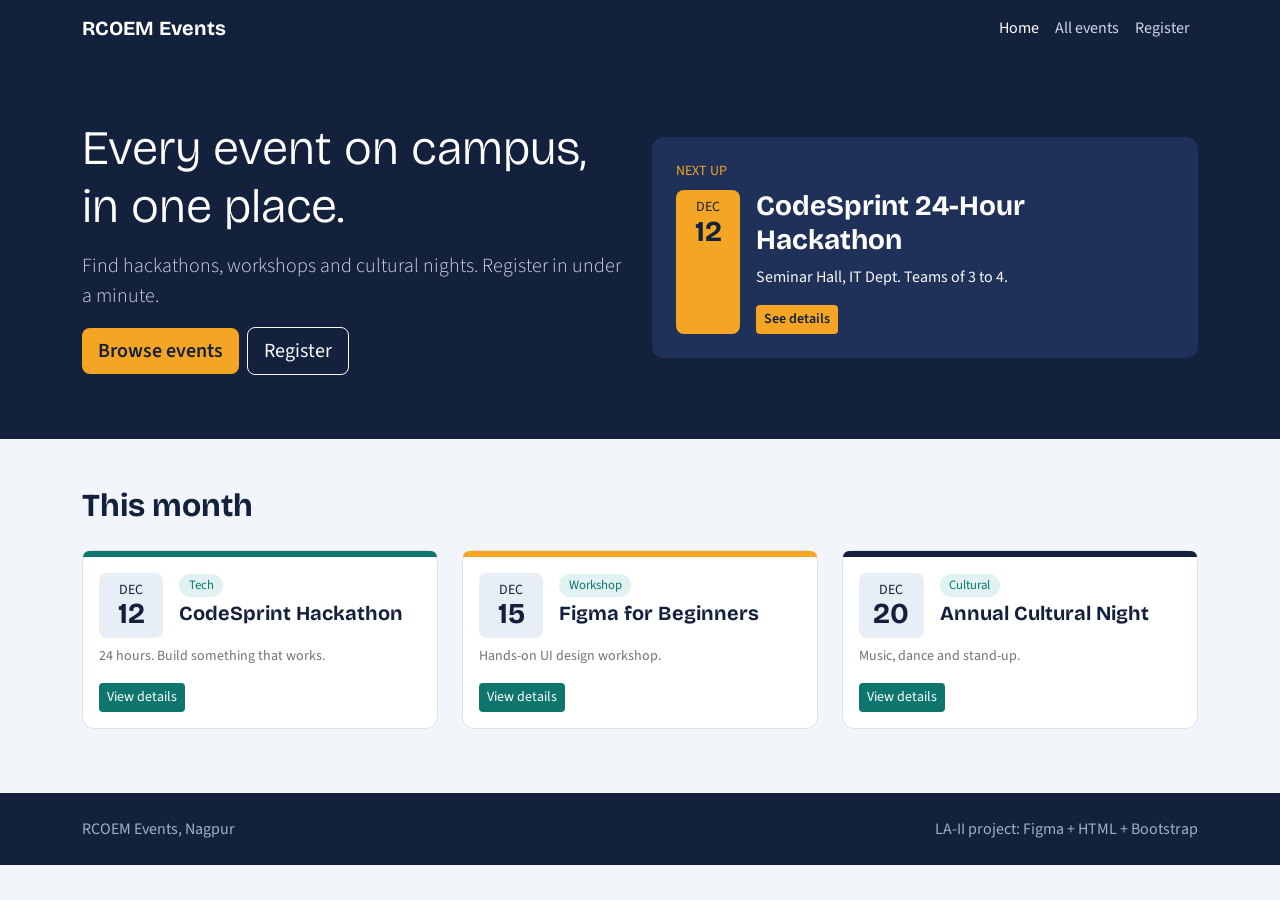
<file: index.html>
﻿<!DOCTYPE html><html lang="en"><head><meta charset="utf-8"><meta name="viewport" content="width=device-width,initial-scale=1">
<title>Home | RCOEM Events</title>
<link href="https://cdn.jsdelivr.net/npm/bootstrap@5.3.3/dist/css/bootstrap.min.css" rel="stylesheet">
<link href="https://fonts.googleapis.com/css2?family=Bricolage+Grotesque:wght@600;700&family=Source+Sans+3:wght@400;600&display=swap" rel="stylesheet">
<link href="css/style.css" rel="stylesheet"></head><body>
<nav class="navbar navbar-expand-md navbar-dark"><div class="container">
<a class="navbar-brand" href="index.html">RCOEM Events</a>
<button class="navbar-toggler" data-bs-toggle="collapse" data-bs-target="#nv" aria-label="Menu"><span class="navbar-toggler-icon"></span></button>
<div class="collapse navbar-collapse" id="nv"><ul class="navbar-nav ms-auto">
<li class="nav-item"><a class="nav-link active" href="index.html">Home</a></li>
<li class="nav-item"><a class="nav-link " href="events.html">All events</a></li>
<li class="nav-item"><a class="nav-link " href="register.html">Register</a></li>
</ul></div></div></nav>
<header class="hero"><div class="container"><div class="row align-items-center g-4">
<div class="col-lg-6"><h1 class="display-5">Every event on campus, in one place.</h1>
<p class="lead my-3">Find hackathons, workshops and cultural nights. Register in under a minute.</p>
<a href="events.html" class="btn btn-amber btn-lg me-2">Browse events</a><a href="register.html" class="btn btn-outline-light btn-lg">Register</a></div>
<div class="col-lg-6"><div class="featured"><p class="small text-uppercase mb-2" style="color:var(--amber)">Next up</p>
<div class="d-flex gap-3"><div class="datebox"><small>DEC</small><b>12</b></div>
<div><h3>CodeSprint 24-Hour Hackathon</h3><p class="mb-3 text-light">Seminar Hall, IT Dept. Teams of 3 to 4.</p>
<a href="event.html" class="btn btn-amber btn-sm">See details</a></div></div></div></div>
</div></div></header>
<main class="container mt-5"><h2 class="mb-4">This month</h2><div class="row g-4">
<div class="col-md-6 col-lg-4 event" data-cat="Tech"><div class="event-card"><div class="strip" style="background:#0f766e"></div><div class="p-3">
<div class="d-flex gap-3 mb-2"><div class="datebox" style="background:#e8eef5"><small>DEC</small><b>12</b></div>
<div><span class="tag">Tech</span><h5 class="mt-1 mb-0">CodeSprint Hackathon</h5></div></div>
<p class="small text-secondary mb-3">24 hours. Build something that works.</p>
<a href="event.html" class="btn btn-sm btn-teal">View details</a></div></div></div>
<div class="col-md-6 col-lg-4 event" data-cat="Workshop"><div class="event-card"><div class="strip" style="background:#f5a524"></div><div class="p-3">
<div class="d-flex gap-3 mb-2"><div class="datebox" style="background:#e8eef5"><small>DEC</small><b>15</b></div>
<div><span class="tag">Workshop</span><h5 class="mt-1 mb-0">Figma for Beginners</h5></div></div>
<p class="small text-secondary mb-3">Hands-on UI design workshop.</p>
<a href="event.html" class="btn btn-sm btn-teal">View details</a></div></div></div>
<div class="col-md-6 col-lg-4 event" data-cat="Cultural"><div class="event-card"><div class="strip" style="background:#14213d"></div><div class="p-3">
<div class="d-flex gap-3 mb-2"><div class="datebox" style="background:#e8eef5"><small>DEC</small><b>20</b></div>
<div><span class="tag">Cultural</span><h5 class="mt-1 mb-0">Annual Cultural Night</h5></div></div>
<p class="small text-secondary mb-3">Music, dance and stand-up.</p>
<a href="event.html" class="btn btn-sm btn-teal">View details</a></div></div></div>
</div></main>
<footer><div class="container d-flex flex-wrap justify-content-between"><span>RCOEM Events, Nagpur</span><span>LA-II project: Figma + HTML + Bootstrap</span></div></footer>
<script src="https://cdn.jsdelivr.net/npm/bootstrap@5.3.3/dist/js/bootstrap.bundle.min.js"></script></body></html>
</file>
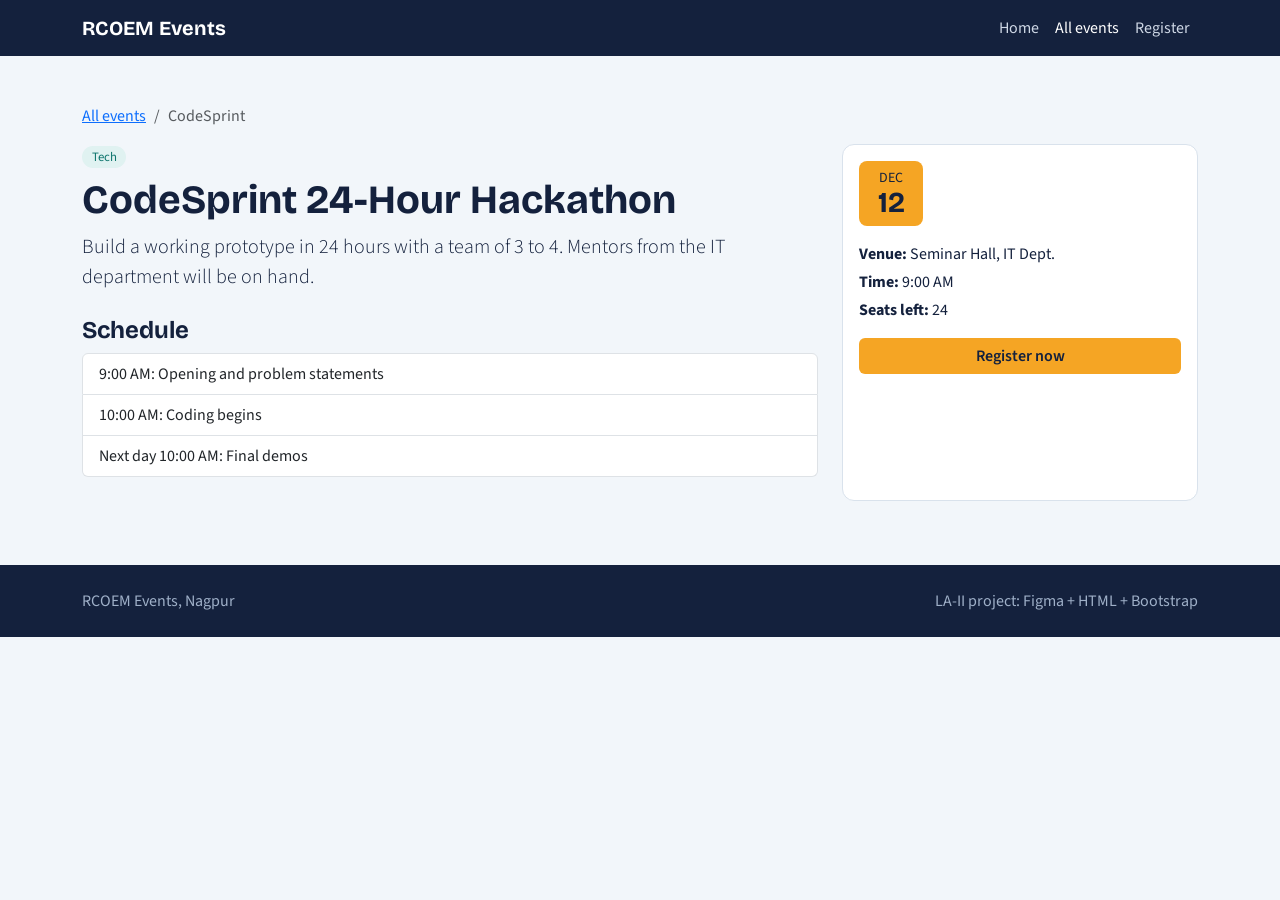
<file: event.html>
﻿<!DOCTYPE html><html lang="en"><head><meta charset="utf-8"><meta name="viewport" content="width=device-width,initial-scale=1">
<title>Event details | RCOEM Events</title>
<link href="https://cdn.jsdelivr.net/npm/bootstrap@5.3.3/dist/css/bootstrap.min.css" rel="stylesheet">
<link href="https://fonts.googleapis.com/css2?family=Bricolage+Grotesque:wght@600;700&family=Source+Sans+3:wght@400;600&display=swap" rel="stylesheet">
<link href="css/style.css" rel="stylesheet"></head><body>
<nav class="navbar navbar-expand-md navbar-dark"><div class="container">
<a class="navbar-brand" href="index.html">RCOEM Events</a>
<button class="navbar-toggler" data-bs-toggle="collapse" data-bs-target="#nv" aria-label="Menu"><span class="navbar-toggler-icon"></span></button>
<div class="collapse navbar-collapse" id="nv"><ul class="navbar-nav ms-auto">
<li class="nav-item"><a class="nav-link " href="index.html">Home</a></li>
<li class="nav-item"><a class="nav-link active" href="events.html">All events</a></li>
<li class="nav-item"><a class="nav-link " href="register.html">Register</a></li>
</ul></div></div></nav>
<main class="container mt-5"><nav aria-label="breadcrumb"><ol class="breadcrumb"><li class="breadcrumb-item"><a href="events.html">All events</a></li><li class="breadcrumb-item active">CodeSprint</li></ol></nav>
<div class="row g-4"><div class="col-lg-8"><span class="tag">Tech</span><h1 class="mt-2">CodeSprint 24-Hour Hackathon</h1>
<p class="lead">Build a working prototype in 24 hours with a team of 3 to 4. Mentors from the IT department will be on hand.</p>
<h4 class="mt-4">Schedule</h4><ul class="list-group mb-4">
<li class="list-group-item">9:00 AM: Opening and problem statements</li><li class="list-group-item">10:00 AM: Coding begins</li>
<li class="list-group-item">Next day 10:00 AM: Final demos</li></ul></div>
<div class="col-lg-4"><div class="event-card p-3"><div class="datebox mb-3" style="width:fit-content"><small>DEC</small><b>12</b></div>
<p class="mb-1"><b>Venue:</b> Seminar Hall, IT Dept.</p><p class="mb-1"><b>Time:</b> 9:00 AM</p><p><b>Seats left:</b> 24</p>
<a href="register.html" class="btn btn-amber w-100">Register now</a></div></div></div></main>
<footer><div class="container d-flex flex-wrap justify-content-between"><span>RCOEM Events, Nagpur</span><span>LA-II project: Figma + HTML + Bootstrap</span></div></footer>
<script src="https://cdn.jsdelivr.net/npm/bootstrap@5.3.3/dist/js/bootstrap.bundle.min.js"></script></body></html>
</file>
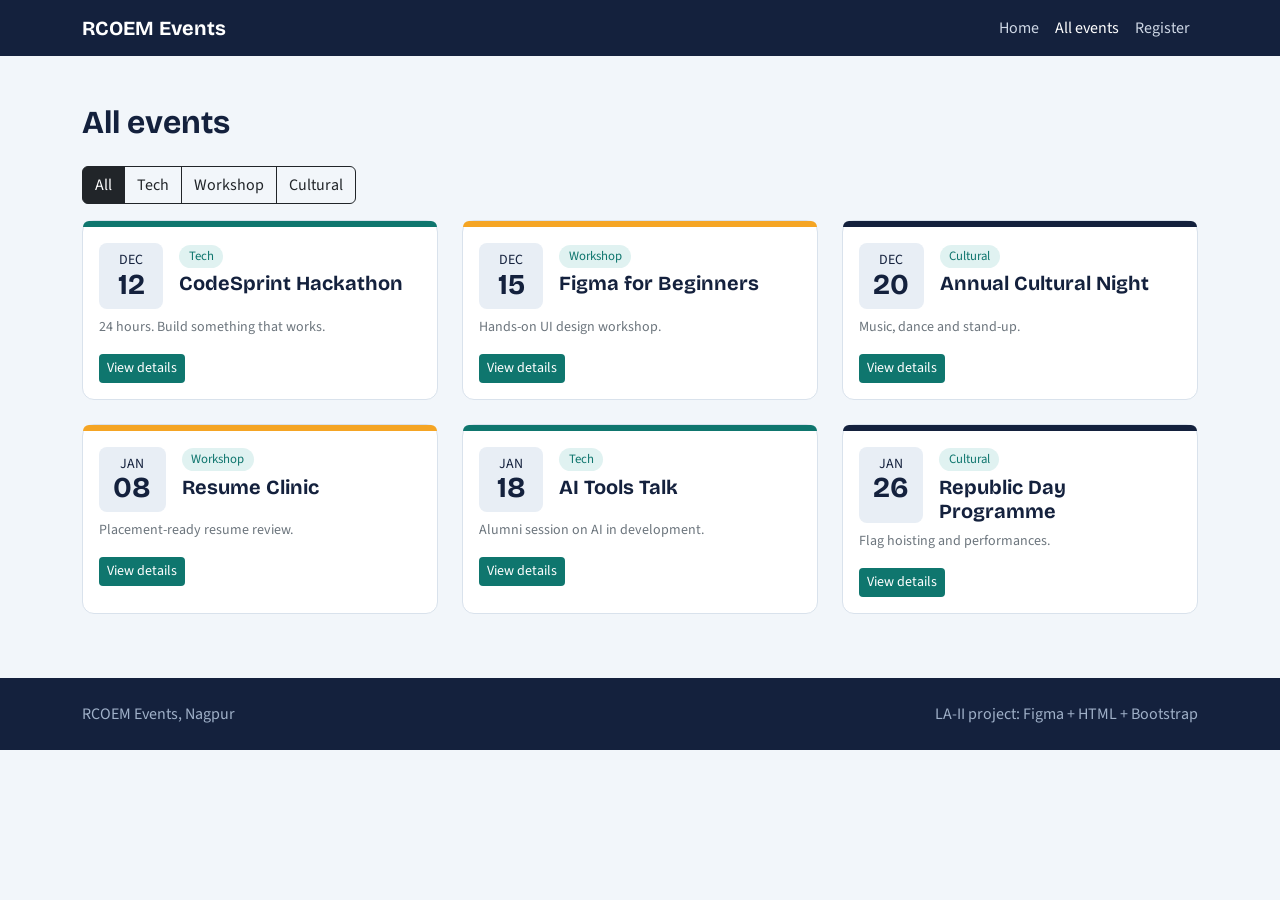
<file: events.html>
﻿<!DOCTYPE html><html lang="en"><head><meta charset="utf-8"><meta name="viewport" content="width=device-width,initial-scale=1">
<title>All events | RCOEM Events</title>
<link href="https://cdn.jsdelivr.net/npm/bootstrap@5.3.3/dist/css/bootstrap.min.css" rel="stylesheet">
<link href="https://fonts.googleapis.com/css2?family=Bricolage+Grotesque:wght@600;700&family=Source+Sans+3:wght@400;600&display=swap" rel="stylesheet">
<link href="css/style.css" rel="stylesheet"></head><body>
<nav class="navbar navbar-expand-md navbar-dark"><div class="container">
<a class="navbar-brand" href="index.html">RCOEM Events</a>
<button class="navbar-toggler" data-bs-toggle="collapse" data-bs-target="#nv" aria-label="Menu"><span class="navbar-toggler-icon"></span></button>
<div class="collapse navbar-collapse" id="nv"><ul class="navbar-nav ms-auto">
<li class="nav-item"><a class="nav-link " href="index.html">Home</a></li>
<li class="nav-item"><a class="nav-link active" href="events.html">All events</a></li>
<li class="nav-item"><a class="nav-link " href="register.html">Register</a></li>
</ul></div></div></nav>
<main class="container mt-5"><h2>All events</h2>
<div class="btn-group my-3" role="group" aria-label="Filter">
<button class="btn btn-outline-dark active" data-f="all">All</button><button class="btn btn-outline-dark" data-f="Tech">Tech</button>
<button class="btn btn-outline-dark" data-f="Workshop">Workshop</button><button class="btn btn-outline-dark" data-f="Cultural">Cultural</button></div>
<div class="row g-4" id="list">
<div class="col-md-6 col-lg-4 event" data-cat="Tech"><div class="event-card"><div class="strip" style="background:#0f766e"></div><div class="p-3">
<div class="d-flex gap-3 mb-2"><div class="datebox" style="background:#e8eef5"><small>DEC</small><b>12</b></div>
<div><span class="tag">Tech</span><h5 class="mt-1 mb-0">CodeSprint Hackathon</h5></div></div>
<p class="small text-secondary mb-3">24 hours. Build something that works.</p>
<a href="event.html" class="btn btn-sm btn-teal">View details</a></div></div></div>
<div class="col-md-6 col-lg-4 event" data-cat="Workshop"><div class="event-card"><div class="strip" style="background:#f5a524"></div><div class="p-3">
<div class="d-flex gap-3 mb-2"><div class="datebox" style="background:#e8eef5"><small>DEC</small><b>15</b></div>
<div><span class="tag">Workshop</span><h5 class="mt-1 mb-0">Figma for Beginners</h5></div></div>
<p class="small text-secondary mb-3">Hands-on UI design workshop.</p>
<a href="event.html" class="btn btn-sm btn-teal">View details</a></div></div></div>
<div class="col-md-6 col-lg-4 event" data-cat="Cultural"><div class="event-card"><div class="strip" style="background:#14213d"></div><div class="p-3">
<div class="d-flex gap-3 mb-2"><div class="datebox" style="background:#e8eef5"><small>DEC</small><b>20</b></div>
<div><span class="tag">Cultural</span><h5 class="mt-1 mb-0">Annual Cultural Night</h5></div></div>
<p class="small text-secondary mb-3">Music, dance and stand-up.</p>
<a href="event.html" class="btn btn-sm btn-teal">View details</a></div></div></div>
<div class="col-md-6 col-lg-4 event" data-cat="Workshop"><div class="event-card"><div class="strip" style="background:#f5a524"></div><div class="p-3">
<div class="d-flex gap-3 mb-2"><div class="datebox" style="background:#e8eef5"><small>JAN</small><b>08</b></div>
<div><span class="tag">Workshop</span><h5 class="mt-1 mb-0">Resume Clinic</h5></div></div>
<p class="small text-secondary mb-3">Placement-ready resume review.</p>
<a href="event.html" class="btn btn-sm btn-teal">View details</a></div></div></div>
<div class="col-md-6 col-lg-4 event" data-cat="Tech"><div class="event-card"><div class="strip" style="background:#0f766e"></div><div class="p-3">
<div class="d-flex gap-3 mb-2"><div class="datebox" style="background:#e8eef5"><small>JAN</small><b>18</b></div>
<div><span class="tag">Tech</span><h5 class="mt-1 mb-0">AI Tools Talk</h5></div></div>
<p class="small text-secondary mb-3">Alumni session on AI in development.</p>
<a href="event.html" class="btn btn-sm btn-teal">View details</a></div></div></div>
<div class="col-md-6 col-lg-4 event" data-cat="Cultural"><div class="event-card"><div class="strip" style="background:#14213d"></div><div class="p-3">
<div class="d-flex gap-3 mb-2"><div class="datebox" style="background:#e8eef5"><small>JAN</small><b>26</b></div>
<div><span class="tag">Cultural</span><h5 class="mt-1 mb-0">Republic Day Programme</h5></div></div>
<p class="small text-secondary mb-3">Flag hoisting and performances.</p>
<a href="event.html" class="btn btn-sm btn-teal">View details</a></div></div></div>
</div></main>
<script>document.querySelectorAll('[data-f]').forEach(b=>b.onclick=()=>{
document.querySelectorAll('[data-f]').forEach(x=>x.classList.remove('active'));b.classList.add('active');
document.querySelectorAll('.event').forEach(e=>e.hidden=b.dataset.f!=='all'&&e.dataset.cat!==b.dataset.f)})</script>
<footer><div class="container d-flex flex-wrap justify-content-between"><span>RCOEM Events, Nagpur</span><span>LA-II project: Figma + HTML + Bootstrap</span></div></footer>
<script src="https://cdn.jsdelivr.net/npm/bootstrap@5.3.3/dist/js/bootstrap.bundle.min.js"></script></body></html>
</file>
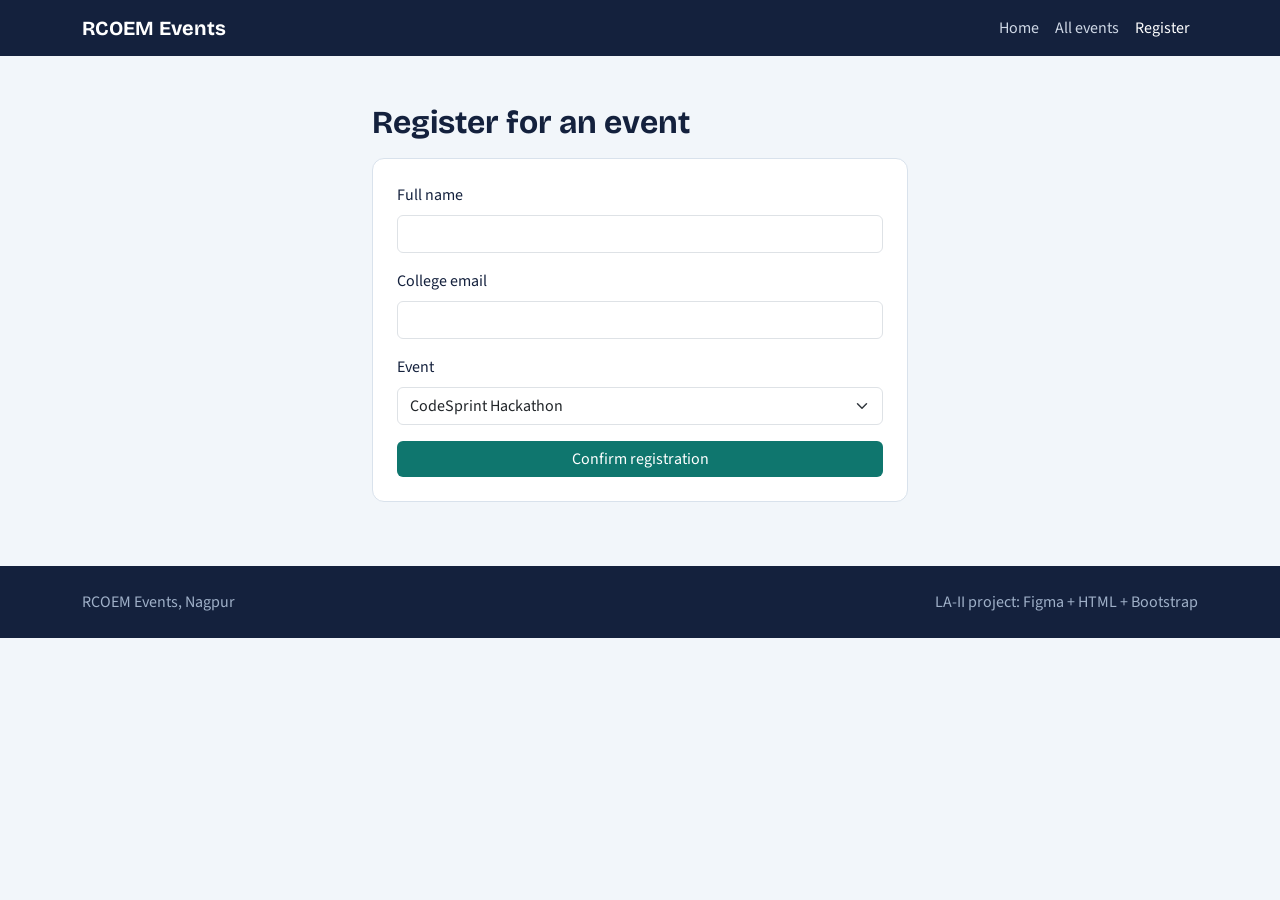
<file: register.html>
﻿<!DOCTYPE html><html lang="en"><head><meta charset="utf-8"><meta name="viewport" content="width=device-width,initial-scale=1">
<title>Register | RCOEM Events</title>
<link href="https://cdn.jsdelivr.net/npm/bootstrap@5.3.3/dist/css/bootstrap.min.css" rel="stylesheet">
<link href="https://fonts.googleapis.com/css2?family=Bricolage+Grotesque:wght@600;700&family=Source+Sans+3:wght@400;600&display=swap" rel="stylesheet">
<link href="css/style.css" rel="stylesheet"></head><body>
<nav class="navbar navbar-expand-md navbar-dark"><div class="container">
<a class="navbar-brand" href="index.html">RCOEM Events</a>
<button class="navbar-toggler" data-bs-toggle="collapse" data-bs-target="#nv" aria-label="Menu"><span class="navbar-toggler-icon"></span></button>
<div class="collapse navbar-collapse" id="nv"><ul class="navbar-nav ms-auto">
<li class="nav-item"><a class="nav-link " href="index.html">Home</a></li>
<li class="nav-item"><a class="nav-link " href="events.html">All events</a></li>
<li class="nav-item"><a class="nav-link active" href="register.html">Register</a></li>
</ul></div></div></nav>
<main class="container mt-5" style="max-width:560px"><h2>Register for an event</h2>
<form class="event-card p-4 mt-3" onsubmit="event.preventDefault();document.getElementById('ok').classList.remove('d-none')">
<div class="mb-3"><label class="form-label" for="n">Full name</label><input id="n" class="form-control" required></div>
<div class="mb-3"><label class="form-label" for="e">College email</label><input id="e" type="email" class="form-control" required></div>
<div class="mb-3"><label class="form-label" for="ev">Event</label><select id="ev" class="form-select"><option>CodeSprint Hackathon</option><option>Figma for Beginners</option><option>Annual Cultural Night</option></select></div>
<button class="btn btn-teal w-100">Confirm registration</button>
<div id="ok" class="alert alert-success mt-3 d-none" role="status">You're registered. Check your email for details.</div></form></main>
<footer><div class="container d-flex flex-wrap justify-content-between"><span>RCOEM Events, Nagpur</span><span>LA-II project: Figma + HTML + Bootstrap</span></div></footer>
<script src="https://cdn.jsdelivr.net/npm/bootstrap@5.3.3/dist/js/bootstrap.bundle.min.js"></script></body></html>
</file>
<file: css/style.css>
:root{--ink:#14213d;--teal:#0f766e;--amber:#f5a524;--bg:#f2f6fa;--line:#d9e2ec}
body{font-family:'Source Sans 3',sans-serif;background:var(--bg);color:var(--ink)}
h1,h2,h3,h4,h5,.navbar-brand{font-family:'Bricolage Grotesque',sans-serif;font-weight:700}
.navbar{background:var(--ink)}
.navbar .nav-link{color:#cfd8e6}.navbar .nav-link:hover,.navbar .nav-link.active{color:#fff}
.btn-teal{background:var(--teal);color:#fff;border:0}.btn-teal:hover{background:#0b5e58;color:#fff}
.btn-amber{background:var(--amber);color:var(--ink);font-weight:600;border:0}
.hero{background:var(--ink);color:#fff;padding:4rem 0}
.hero .lead{color:#cfd8e6;max-width:34rem}
.datebox{background:var(--amber);color:var(--ink);border-radius:.5rem;text-align:center;padding:.5rem .9rem;line-height:1.1;min-width:64px}
.datebox b{display:block;font-size:1.8rem;font-family:'Bricolage Grotesque',sans-serif}
.featured{background:#1f3158;border-radius:.75rem;padding:1.5rem}
.event-card{border:1px solid var(--line);border-radius:.75rem;background:#fff;height:100%}
.event-card .strip{height:6px;border-radius:.75rem .75rem 0 0}
.tag{font-size:.8rem;padding:.15rem .6rem;border-radius:1rem;background:#e0f2f1;color:var(--teal)}
footer{background:var(--ink);color:#9fb0c8;padding:1.5rem 0;margin-top:4rem}
:focus-visible{outline:3px solid var(--amber);outline-offset:2px}
</file>
